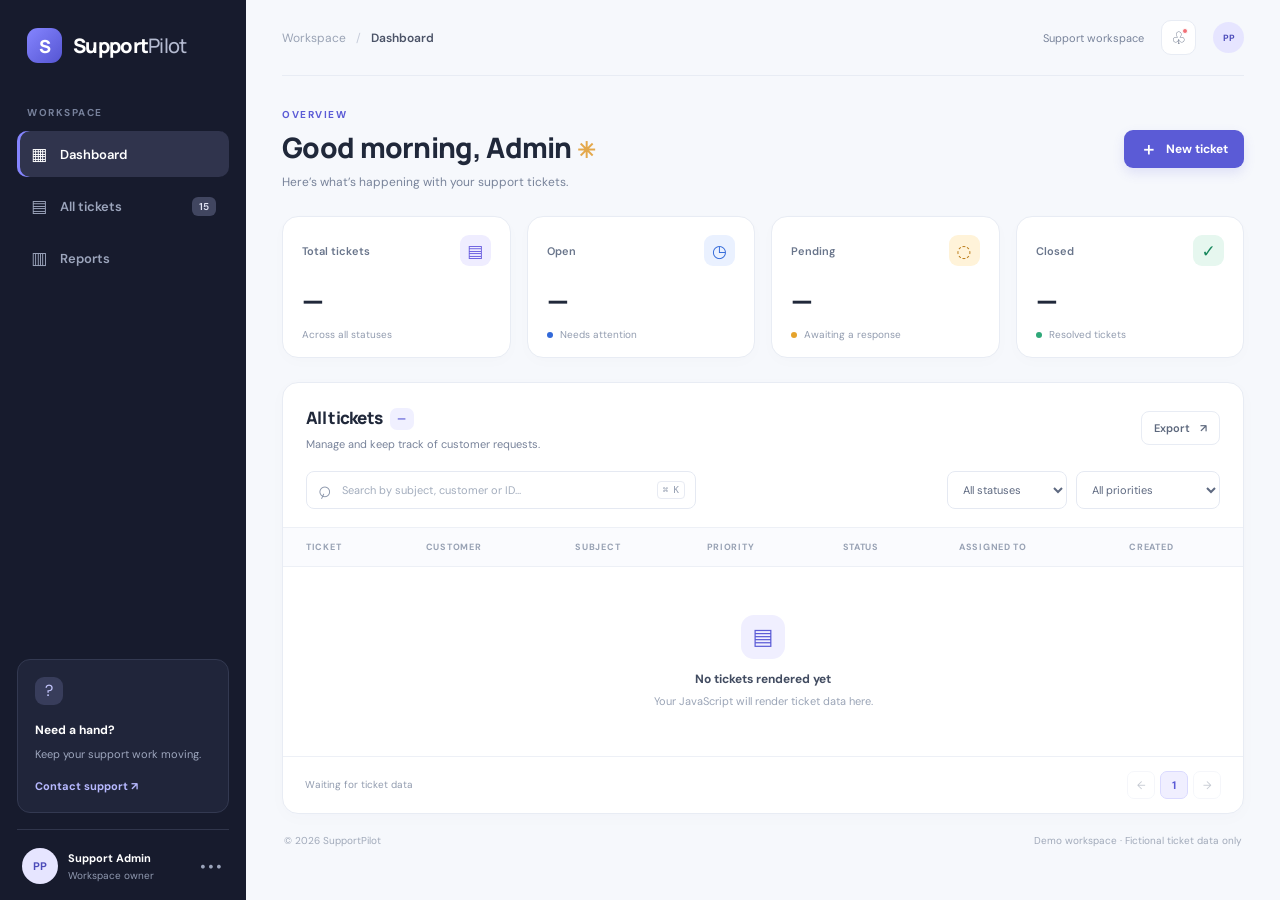
<file: index.html>
<!doctype html>
<html lang="en">
<head>
  <meta charset="UTF-8">
  <meta name="viewport" content="width=device-width, initial-scale=1.0">
  <title>SupportPilot — Ticket Dashboard</title>
  <link rel="stylesheet" href="css/styles.css">
  <script src="js/app.js" defer></script>
</head>
<body>
  <div class="app-shell">
    <aside class="sidebar" aria-label="Main navigation">
      <a class="brand" href="#" aria-label="SupportPilot home">
        <span class="brand-mark">S</span>
        <span>Support<span class="brand-light">Pilot</span></span>
      </a>

      <p class="nav-label">WORKSPACE</p>
      <nav class="nav-links">
        <a class="nav-link active" href="#dashboard"><span class="nav-icon">▦</span> Dashboard</a>
        <a class="nav-link" href="#tickets"><span class="nav-icon">▤</span> All tickets <span class="nav-count">15</span></a>
        <a class="nav-link" href="#reports"><span class="nav-icon">▥</span> Reports</a>
      </nav>

      <div class="sidebar-bottom">
        <div class="help-card">
          <div class="help-icon">?</div>
          <strong>Need a hand?</strong>
          <p>Keep your support work moving.</p>
          <a href="mailto:help@example.com">Contact support ↗</a>
        </div>
        <div class="profile">
          <div class="avatar">PP</div>
          <div class="profile-copy"><strong>Support Admin</strong><span>Workspace owner</span></div>
          <span class="profile-menu">•••</span>
        </div>
      </div>
    </aside>

    <main class="main-content" id="dashboard">
      <header class="topbar">
        <div class="breadcrumbs"><span>Workspace</span><span class="crumb-separator">/</span><strong>Dashboard</strong></div>
        <div class="topbar-actions">
          <span class="today-label">Support workspace</span>
          <button class="icon-button" type="button" aria-label="Notifications">♧<span class="notification-dot"></span></button>
          <div class="avatar avatar-small">PP</div>
        </div>
      </header>

      <section class="page-heading">
        <div>
          <p class="eyebrow">OVERVIEW</p>
          <h1>Good morning, Admin <span class="wave">✳</span></h1>
          <p class="page-subtitle">Here’s what’s happening with your support tickets.</p>
        </div>
        <button class="primary-button" id="new-ticket-button" type="button"><span>＋</span> New ticket</button>
      </section>

      <section class="stats-grid" aria-label="Ticket summary">
        <article class="stat-card">
          <div class="stat-top"><span class="stat-label">Total tickets</span><span class="stat-icon purple">▤</span></div>
          <div class="stat-value" id="total-count">—</div>
          <div class="stat-foot"><span class="stat-note">Across all statuses</span></div>
        </article>
        <article class="stat-card">
          <div class="stat-top"><span class="stat-label">Open</span><span class="stat-icon blue">◷</span></div>
          <div class="stat-value" id="open-count">—</div>
          <div class="stat-foot"><span class="status-dot open-dot"></span><span class="stat-note">Needs attention</span></div>
        </article>
        <article class="stat-card">
          <div class="stat-top"><span class="stat-label">Pending</span><span class="stat-icon amber">◌</span></div>
          <div class="stat-value" id="pending-count">—</div>
          <div class="stat-foot"><span class="status-dot pending-dot"></span><span class="stat-note">Awaiting a response</span></div>
        </article>
        <article class="stat-card">
          <div class="stat-top"><span class="stat-label">Closed</span><span class="stat-icon green">✓</span></div>
          <div class="stat-value" id="closed-count">—</div>
          <div class="stat-foot"><span class="status-dot closed-dot"></span><span class="stat-note">Resolved tickets</span></div>
        </article>
      </section>

      <section class="tickets-panel" id="tickets">
        <div class="panel-heading">
          <div>
            <h2>All tickets <span class="heading-count" id="visible-ticket-count">—</span></h2>
            <p>Manage and keep track of customer requests.</p>
          </div>
          <button class="secondary-button" id="export-button" type="button">Export <span>↗</span></button>
        </div>

        <div class="toolbar">
          <label class="search-box">
            <span class="search-icon">⌕</span>
            <span class="visually-hidden">Search tickets</span>
            <input id="ticket-search" type="search" placeholder="Search by subject, customer or ID..." autocomplete="off">
            <kbd>⌘ K</kbd>
          </label>
          <div class="filter-controls">
            <label class="select-wrap">
              <span class="visually-hidden">Filter by status</span>
              <select id="status-filter">
                <option value="All">All statuses</option>
                <option value="Open">Open</option>
                <option value="Pending">Pending</option>
                <option value="Closed">Closed</option>
              </select>
            </label>
            <label class="select-wrap">
              <span class="visually-hidden">Filter by priority</span>
              <select id="priority-filter">
                <option value="All">All priorities</option>
                <option value="High">High priority</option>
                <option value="Medium">Medium priority</option>
                <option value="Low">Low priority</option>
              </select>
            </label>
          </div>
        </div>

        <div class="table-wrap">
          <table>
            <thead>
              <tr>
                <th scope="col">TICKET</th>
                <th scope="col">CUSTOMER</th>
                <th scope="col">SUBJECT</th>
                <th scope="col">PRIORITY</th>
                <th scope="col">STATUS</th>
                <th scope="col">ASSIGNED TO</th>
                <th scope="col">CREATED</th>
              </tr>
            </thead>
            <tbody id="ticket-table-body">
              <tr class="empty-state">
                <td colspan="7">
                  <div class="empty-icon">▤</div>
                  <strong>No tickets rendered yet</strong>
                  <p>Your JavaScript will render ticket data here.</p>
                </td>
              </tr>
            </tbody>
          </table>
        </div>
        <footer class="table-footer">
          <span id="table-range">Waiting for ticket data</span>
          <div class="pagination">
            <button class="page-button" type="button" disabled aria-label="Previous page">←</button>
            <button class="page-button current-page" type="button" aria-label="Current page">1</button>
            <button class="page-button" type="button" disabled aria-label="Next page">→</button>
          </div>
        </footer>
      </section>
      <footer class="page-footer"><span>© 2026 SupportPilot</span><span>Demo workspace · Fictional ticket data only</span></footer>
    </main>
  </div>
</body>
</html>
</file>
<file: css/styles.css>
@import url('https://fonts.googleapis.com/css2?family=DM+Sans:wght@400;500;600;700&family=Manrope:wght@400;500;600;700;800&display=swap');

:root {
  --bg: #f6f8fc;
  --surface: #ffffff;
  --surface-soft: #f8faff;
  --text: #20283a;
  --muted: #78839a;
  --border: #e8ecf4;
  --primary: #5b5bd6;
  --primary-dark: #4848bd;
  --sidebar: #171b2d;
  --sidebar-muted: #9ca5bc;
  --green: #16875c;
  --green-bg: #e6f7ef;
  --blue: #3269d9;
  --blue-bg: #eaf1ff;
  --amber: #b87812;
  --amber-bg: #fff3d9;
  --red: #c44949;
  --red-bg: #ffeded;
  --radius: 16px;
  font-family: 'DM Sans', system-ui, -apple-system, BlinkMacSystemFont, 'Segoe UI', sans-serif;
  color: var(--text);
  background: var(--bg);
}
* { box-sizing: border-box; }
body { margin: 0; min-width: 320px; }
button, input, select { font: inherit; }
button, select { cursor: pointer; }
button:focus-visible, input:focus-visible, select:focus-visible, a:focus-visible { outline: 3px solid #b9bcff; outline-offset: 2px; }
a { color: inherit; text-decoration: none; }
.app-shell { min-height: 100vh; }
.sidebar {
  width: 246px; background: var(--sidebar); color: #fff; position: fixed; inset: 0 auto 0 0;
  display: flex; flex-direction: column; padding: 28px 17px 16px; z-index: 2;
}
.brand { display: flex; align-items: center; gap: 11px; padding: 0 10px; font: 800 20px Manrope, sans-serif; letter-spacing: -.7px; }
.brand-mark { display: grid; place-items: center; width: 35px; height: 35px; border-radius: 11px; background: linear-gradient(135deg,#8585ff,#5555d2); font-size: 18px; }
.brand-light { font-weight: 500; color: #b5bbd1; }
.nav-label { margin: 43px 10px 12px; color: #77819b; font-size: 10px; font-weight: 700; letter-spacing: 1.5px; }
.nav-links { display: grid; gap: 6px; }
.nav-link { display: flex; align-items: center; gap: 12px; padding: 12px 13px; color: var(--sidebar-muted); border-radius: 10px; font-size: 13px; font-weight: 600; }
.nav-link.active { background: #30344d; color: #fff; box-shadow: inset 3px 0 #8585ff; }
.nav-icon { width: 18px; text-align: center; font-size: 17px; }
.nav-count { margin-left: auto; border-radius: 6px; padding: 3px 7px; background: #414660; color: #e4e6f5; font-size: 10px; }
.sidebar-bottom { margin-top: auto; }
.help-card { padding: 17px; border: 1px solid #333951; border-radius: 13px; background: #20253a; }
.help-icon { display: grid; place-items: center; width: 28px; height: 28px; border-radius: 9px; background: #383d5b; color: #c6c8ff; margin-bottom: 13px; }
.help-card strong { font-size: 12px; }
.help-card p { color: #9da6bd; font-size: 11px; line-height: 1.5; margin: 7px 0 12px; }
.help-card a { color: #b7b9ff; font-size: 11px; font-weight: 700; }
.profile { display: flex; align-items: center; gap: 10px; padding: 18px 5px 0; margin-top: 16px; border-top: 1px solid #30354b; }
.avatar { display: grid; place-items: center; flex: 0 0 auto; width: 36px; height: 36px; border-radius: 50%; background: #e6e5ff; color: #4b4bb9; font-size: 11px; font-weight: 700; }
.profile-copy { display: grid; gap: 4px; min-width: 0; }
.profile-copy strong { font-size: 11px; }
.profile-copy span { color: #919ab1; font-size: 10px; }
.profile-menu { margin-left: auto; color: #9ba4bb; letter-spacing: 2px; }
.main-content { margin-left: 246px; min-height: 100vh; padding: 0 36px 20px; max-width: 1800px; }
.topbar { height: 76px; display: flex; align-items: center; justify-content: space-between; border-bottom: 1px solid var(--border); }
.breadcrumbs { display: flex; align-items: center; gap: 10px; color: #9aa3b5; font-size: 12px; }
.breadcrumbs strong { color: #4b5367; font-weight: 600; }
.crumb-separator { color: #c6ccda; }
.topbar-actions { display: flex; align-items: center; gap: 17px; }
.today-label { color: var(--muted); font-size: 11px; }
.icon-button { position: relative; display: grid; place-items: center; width: 35px; height: 35px; background: #fff; border: 1px solid var(--border); border-radius: 10px; color: #626d83; font-size: 17px; }
.notification-dot { position: absolute; top: 7px; right: 7px; width: 6px; height: 6px; border-radius: 50%; background: #f16f76; border: 1px solid white; }
.avatar-small { width: 31px; height: 31px; font-size: 9px; }
.page-heading { display: flex; justify-content: space-between; align-items: center; gap: 20px; padding: 32px 0 26px; }
.eyebrow { color: var(--primary); font-size: 10px; font-weight: 700; letter-spacing: 1.5px; margin: 0 0 9px; }
h1, h2 { font-family: Manrope, 'DM Sans', sans-serif; letter-spacing: -.7px; }
h1 { font-size: clamp(22px, 2.2vw, 29px); line-height: 1.25; margin: 0; font-weight: 800; }
.wave { color: #e4a84b; font-size: 22px; }
.page-subtitle { color: var(--muted); font-size: 12px; margin: 9px 0 0; }
.primary-button { display: inline-flex; align-items: center; gap: 9px; padding: 11px 16px; border: 0; border-radius: 9px; background: var(--primary); color: #fff; font-size: 12px; font-weight: 700; box-shadow: 0 5px 12px #5b5bd626; white-space: nowrap; }
.primary-button:hover { background: var(--primary-dark); }
.primary-button span { font-size: 17px; line-height: 12px; }
.stats-grid { display: grid; grid-template-columns: repeat(4, minmax(0, 1fr)); gap: 16px; }
.stat-card { min-width: 0; background: var(--surface); border: 1px solid var(--border); border-radius: var(--radius); padding: 18px 19px 16px; box-shadow: 0 4px 15px #25355b04; }
.stat-top { display: flex; justify-content: space-between; align-items: center; gap: 8px; }
.stat-label { color: #69758b; font-size: 11px; font-weight: 600; }
.stat-icon { display: grid; place-items: center; width: 31px; height: 31px; border-radius: 9px; font-size: 17px; }
.stat-icon.purple { background: #efedff; color: #6b5fe0; }
.stat-icon.blue { background: var(--blue-bg); color: var(--blue); }
.stat-icon.amber { background: var(--amber-bg); color: var(--amber); }
.stat-icon.green { background: var(--green-bg); color: var(--green); }
.stat-value { margin-top: 15px; font: 800 28px Manrope, sans-serif; letter-spacing: -1px; }
.stat-foot { display: flex; align-items: center; gap: 7px; margin-top: 9px; }
.stat-note { color: #929caf; font-size: 10px; }
.status-dot { width: 6px; height: 6px; border-radius: 50%; }
.open-dot { background: var(--blue); }
.pending-dot { background: #e5a32c; }
.closed-dot { background: #2fa879; }
.tickets-panel { margin-top: 24px; border: 1px solid var(--border); border-radius: var(--radius); background: var(--surface); box-shadow: 0 4px 18px #25355b05; overflow: hidden; }
.panel-heading { display: flex; align-items: center; justify-content: space-between; gap: 15px; padding: 23px 23px 20px; }
.panel-heading h2 { margin: 0; font-size: 17px; font-weight: 800; }
.heading-count { display: inline-grid; place-items: center; min-width: 24px; height: 22px; padding: 0 6px; margin-left: 5px; border-radius: 7px; background: #f0f0ff; color: var(--primary); font: 700 10px 'DM Sans', sans-serif; letter-spacing: 0; vertical-align: 2px; }
.panel-heading p { margin: 7px 0 0; color: var(--muted); font-size: 11px; }
.secondary-button { display: inline-flex; align-items: center; gap: 10px; padding: 9px 12px; border: 1px solid var(--border); border-radius: 8px; background: #fff; color: #5d687d; font-size: 11px; font-weight: 600; }
.toolbar { display: flex; align-items: center; justify-content: space-between; gap: 12px; padding: 0 23px 18px; }
.search-box { display: flex; align-items: center; gap: 9px; width: min(390px, 100%); min-height: 38px; padding: 0 10px; border: 1px solid #e5e9f2; border-radius: 8px; background: #fff; }
.search-icon { color: #8994a9; font-size: 23px; line-height: 1; transform: rotate(-20deg); }
.search-box input { flex: 1; width: 0; min-width: 0; border: 0; outline: 0; background: transparent; color: var(--text); font-size: 11px; }
.search-box input::placeholder { color: #a3adbd; }
kbd { padding: 3px 5px; border: 1px solid #e8ebf3; border-radius: 4px; color: #929caf; font-size: 9px; white-space: nowrap; }
.filter-controls { display: flex; gap: 9px; }
.select-wrap select { min-height: 38px; max-width: 155px; padding: 0 29px 0 11px; border: 1px solid #e5e9f2; border-radius: 8px; appearance: auto; background: #fff; color: #5e6980; font-size: 11px; }
.table-wrap { width: 100%; overflow-x: auto; }
table { width: 100%; min-width: 850px; border-collapse: collapse; text-align: left; }
thead { background: #fafbfe; }
th { padding: 13px 16px; border-top: 1px solid #edf0f6; border-bottom: 1px solid #edf0f6; color: #98a2b4; font-size: 9px; font-weight: 700; letter-spacing: .7px; white-space: nowrap; }
th:first-child, td:first-child { padding-left: 23px; }
td { padding: 15px 16px; border-bottom: 1px solid #f0f2f7; color: #626d81; font-size: 11px; white-space: nowrap; }
tbody tr:last-child td { border-bottom: 0; }
tbody tr:hover:not(.empty-state) { background: #fbfcff; }
.ticket-id { color: #5b5bd6; font-weight: 700; }
.customer-cell { display: flex; align-items: center; gap: 9px; }
.customer-avatar { display: grid; place-items: center; width: 29px; height: 29px; flex: 0 0 auto; border-radius: 9px; background: #f0efff; color: #6159bd; font-size: 9px; font-weight: 700; }
.customer-name { color: #394257; font-weight: 700; }
.customer-email { display: block; margin-top: 3px; color: #9ba4b5; font-size: 9px; }
.subject-cell { max-width: 220px; overflow: hidden; text-overflow: ellipsis; color: #434d61; font-weight: 600; }
.priority-badge, .status-badge { display: inline-flex; align-items: center; gap: 6px; padding: 5px 8px; border-radius: 6px; font-size: 9px; font-weight: 700; }
.priority-high { background: var(--red-bg); color: var(--red); }
.priority-medium { background: var(--amber-bg); color: var(--amber); }
.priority-low { background: #edf1f7; color: #6e7a90; }
.status-open { background: var(--blue-bg); color: var(--blue); }
.status-pending { background: var(--amber-bg); color: var(--amber); }
.status-closed { background: var(--green-bg); color: var(--green); }
.assignee { display: inline-flex; align-items: center; gap: 7px; color: #5f6a7e; }
.assignee-dot { display: grid; place-items: center; width: 23px; height: 23px; border-radius: 50%; background: #f0f1f8; color: #686f95; font-size: 8px; font-weight: 700; }
.empty-state td { padding: 48px 20px; text-align: center; white-space: normal; }
.empty-icon { display: grid; place-items: center; width: 44px; height: 44px; margin: 0 auto 12px; border-radius: 13px; background: #f0efff; color: var(--primary); font-size: 22px; }
.empty-state strong { color: #424c61; font-size: 12px; }
.empty-state p { margin: 7px 0 0; color: #9aa4b6; font-size: 11px; }
.table-footer { display: flex; justify-content: space-between; align-items: center; gap: 12px; padding: 14px 22px; border-top: 1px solid #edf0f6; color: #929caf; font-size: 10px; }
.pagination { display: flex; align-items: center; gap: 5px; }
.page-button { display: grid; place-items: center; min-width: 28px; height: 28px; border: 1px solid var(--border); border-radius: 7px; background: #fff; color: #7d879a; font-size: 11px; }
.page-button:disabled { opacity: .45; cursor: not-allowed; }
.page-button.current-page { border-color: #dadaff; background: #f0efff; color: var(--primary); font-weight: 700; }
.page-footer { display: flex; justify-content: space-between; gap: 12px; padding: 20px 2px 0; color: #a0a9b9; font-size: 10px; }
.visually-hidden { position: absolute; width: 1px; height: 1px; padding: 0; margin: -1px; overflow: hidden; clip: rect(0,0,0,0); white-space: nowrap; border: 0; }

@media (max-width: 1200px) {
  .main-content { padding-right: 24px; padding-left: 24px; }
  .stats-grid { gap: 11px; }
  .stat-card { padding: 15px; }
  .toolbar { align-items: stretch; flex-direction: column; }
  .search-box { width: 100%; }
}
@media (max-width: 900px) {
  .sidebar { width: 74px; padding: 22px 10px 14px; align-items: center; }
  .brand { padding: 0; }
  .brand > span:last-child, .nav-label, .nav-link:not(.active), .nav-link.active { font-size: 0; }
  .brand-mark { flex: 0 0 auto; }
  .nav-links { width: 100%; margin-top: 36px; }
  .nav-link { justify-content: center; padding: 13px 8px; }
  .nav-link .nav-icon { font-size: 18px; }
  .nav-link.active { box-shadow: none; }
  .nav-count, .sidebar-bottom { display: none; }
  .main-content { margin-left: 74px; }
  .stats-grid { grid-template-columns: repeat(2, minmax(0, 1fr)); }
}
@media (max-width: 560px) {
  .main-content { padding: 0 14px 16px; }
  .topbar { height: 60px; }
  .today-label { display: none; }
  .page-heading { align-items: flex-start; flex-direction: column; padding: 24px 0 20px; }
  .stats-grid { gap: 9px; }
  .stat-card { padding: 13px; }
  .stat-value { font-size: 24px; }
  .panel-heading { padding: 18px 15px; }
  .toolbar { padding: 0 15px 15px; }
  .filter-controls { display: grid; grid-template-columns: 1fr 1fr; }
  .select-wrap select { max-width: none; width: 100%; }
  th:first-child, td:first-child { padding-left: 15px; }
  .table-footer { padding: 12px 15px; }
  .page-footer { flex-direction: column; }
}
</file>
